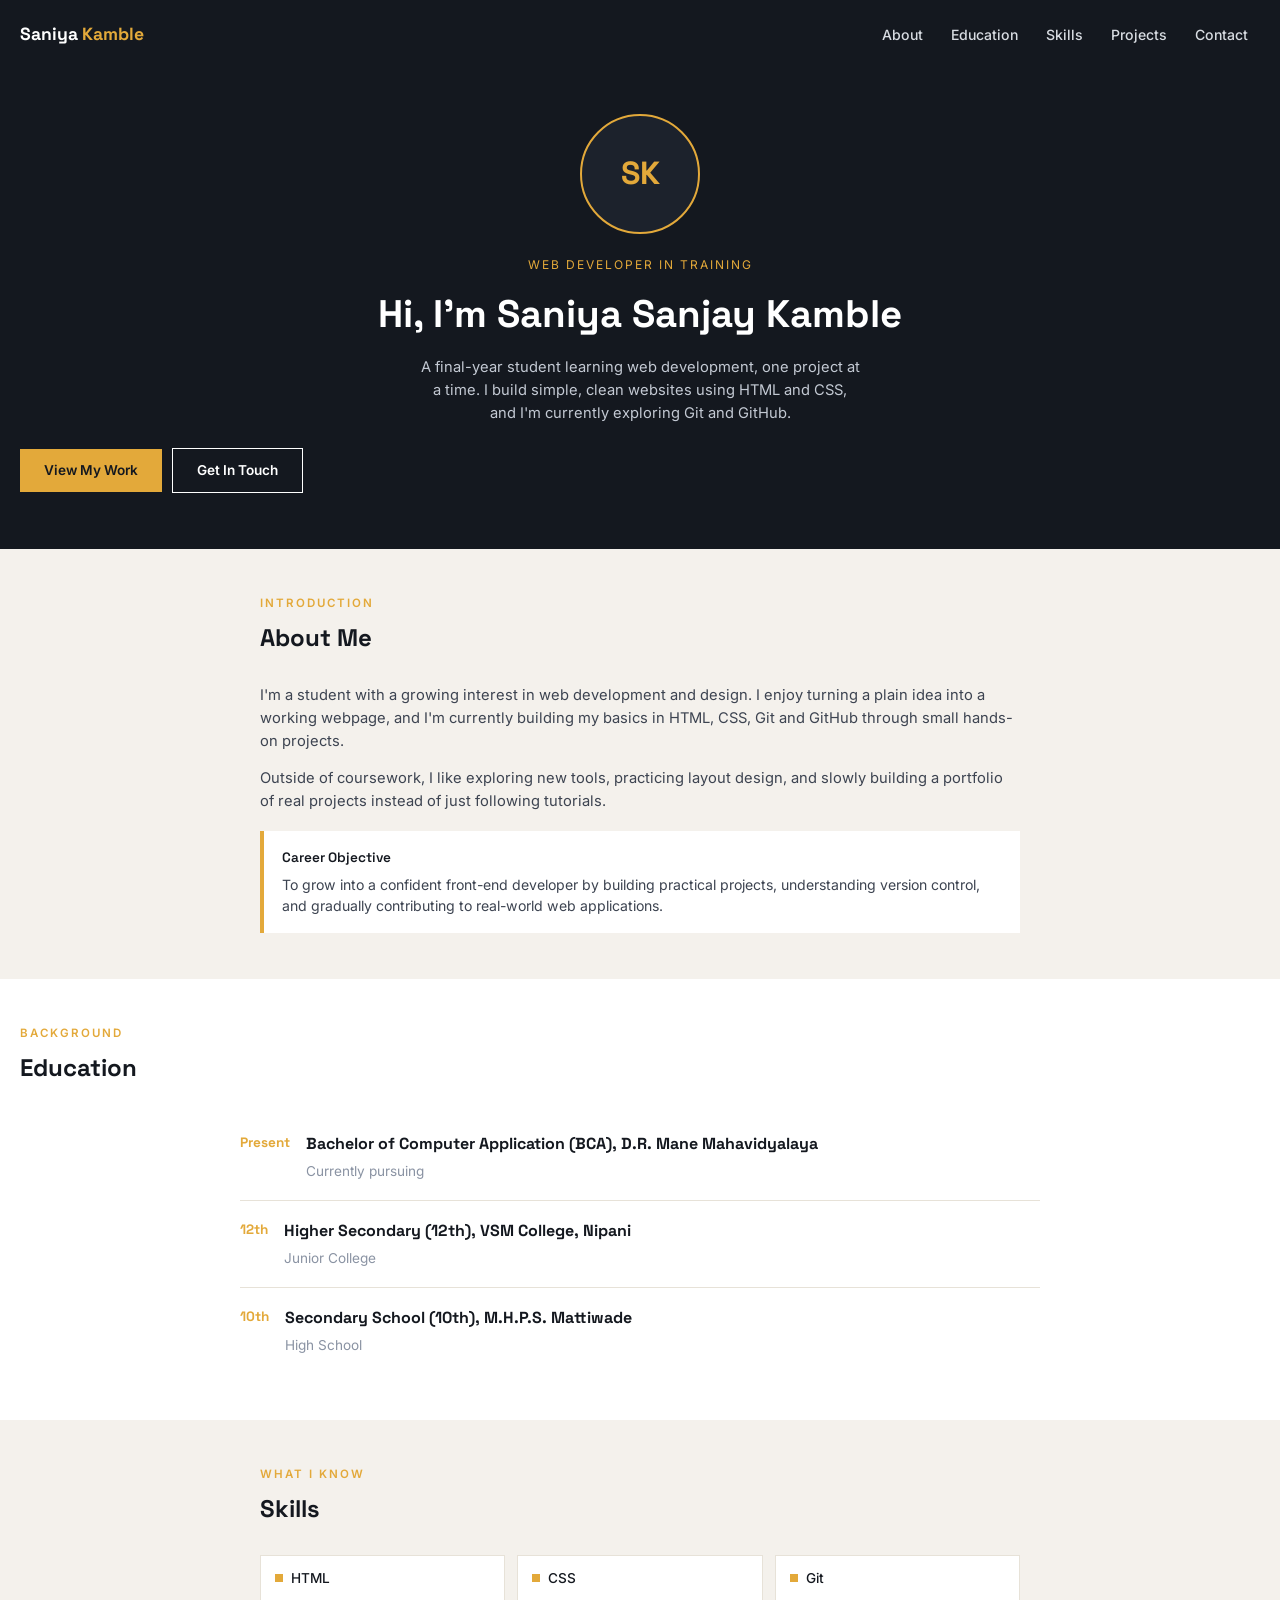
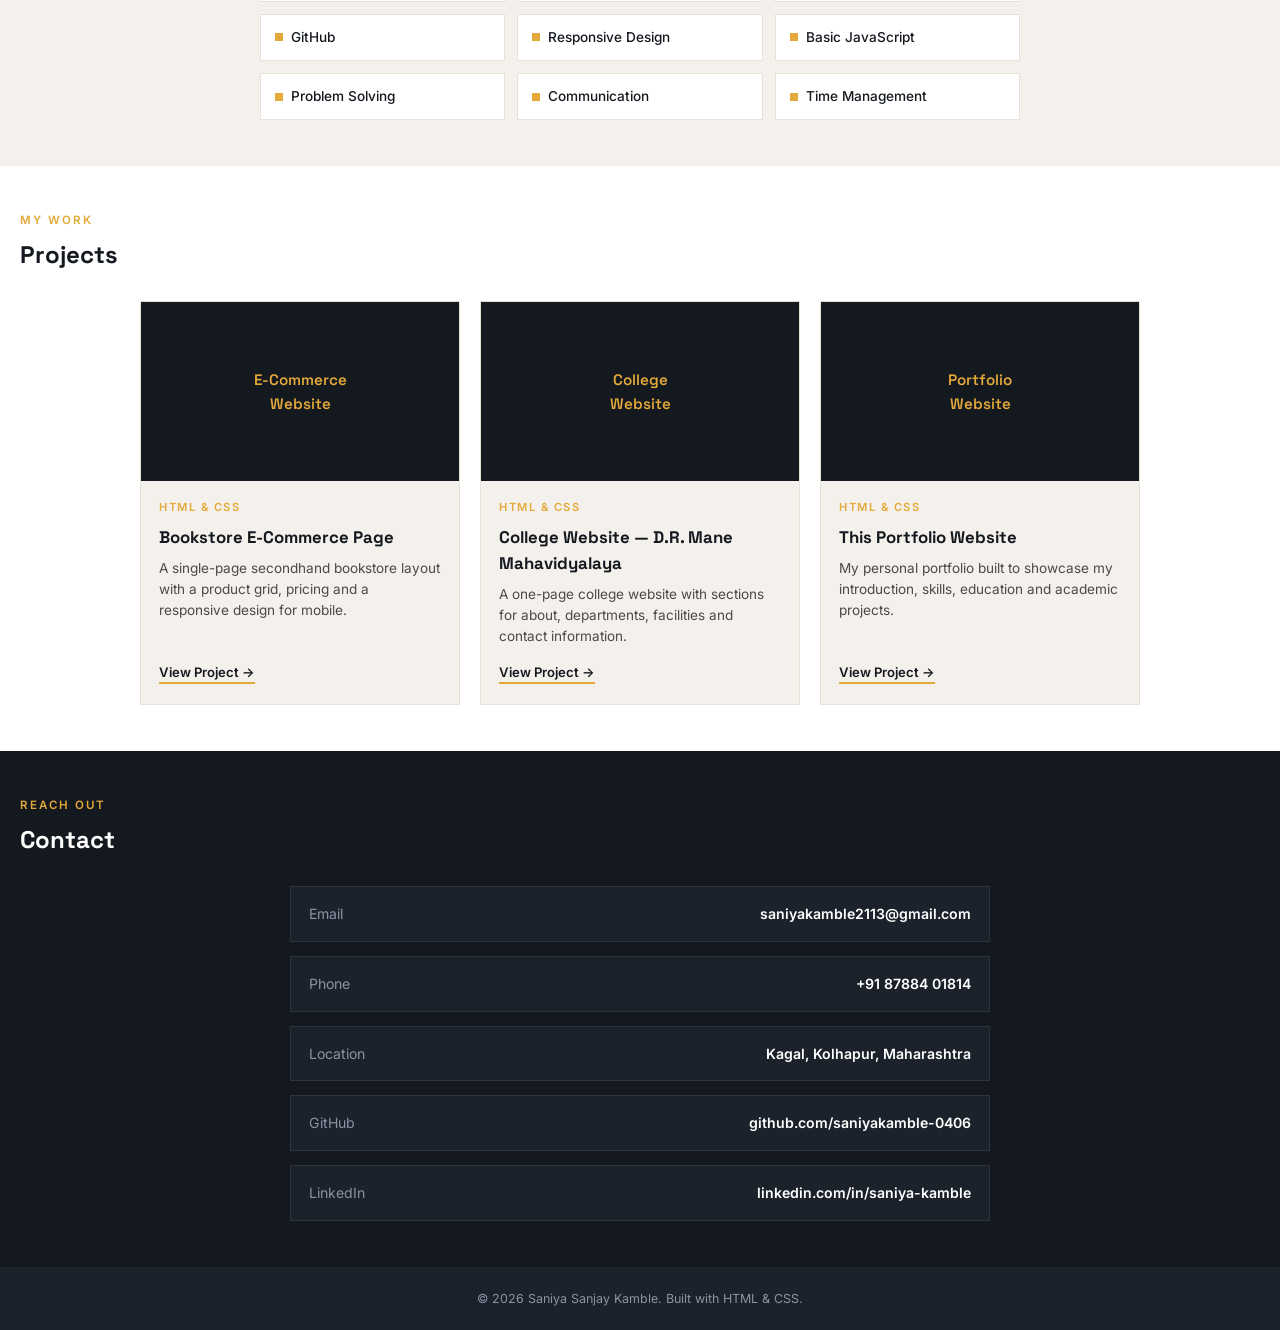
<file: index.html>
<!DOCTYPE html>
<html lang="en">
<head>
<meta charset="UTF-8">
<meta name="viewport" content="width=device-width, initial-scale=1.0">
<title>Saniya Kamble — Portfolio</title>
<link rel="preconnect" href="https://fonts.googleapis.com">
<link href="https://fonts.googleapis.com/css2?family=Space+Grotesk:wght@500;600;700&family=Inter:wght@400;500;600&display=swap" rel="stylesheet">
<link rel="stylesheet" href="style.css">
</head>
<body>

<header>
  <div class="logo">Saniya <span>Kamble</span></div>
  <button class="menu-toggle" onclick="document.getElementById('mainnav').classList.toggle('open')">Menu</button>
  <nav id="mainnav">
    <a href="#about">About</a>
    <a href="#education">Education</a>
    <a href="#skills">Skills</a>
    <a href="#projects">Projects</a>
    <a href="#contact">Contact</a>
  </nav>
</header>

<section class="hero" id="home">
  <div class="avatar">SK</div>
  <div class="role">Web Developer in Training</div>
  <h1>Hi, I'm Saniya Sanjay Kamble</h1>
  <p>A final-year student learning web development, one project at a time. I build simple, clean websites using HTML and CSS, and I'm currently exploring Git and GitHub.</p>
  <div class="hero-actions">
    <a class="btn btn-amber" href="#projects">View My Work</a>
    <a class="btn btn-outline" href="#contact">Get In Touch</a>
  </div>
</section>

<section id="about">
  <div class="section-head">
    <div class="eyebrow">Introduction</div>
    <h2>About Me</h2>
  </div>
  <div class="about-text">
    <p>I'm a student with a growing interest in web development and design. I enjoy turning a plain idea into a working webpage, and I'm currently building my basics in HTML, CSS, Git and GitHub through small hands-on projects.</p>
    <p>Outside of coursework, I like exploring new tools, practicing layout design, and slowly building a portfolio of real projects instead of just following tutorials.</p>
  </div>
  <div class="objective">
    <span>Career Objective</span>
    To grow into a confident front-end developer by building practical projects, understanding version control, and gradually contributing to real-world web applications.
  </div>
</section>

<section id="education">
  <div class="section-head">
    <div class="eyebrow">Background</div>
    <h2>Education</h2>
  </div>
  <div class="edu-wrap">
    <div class="edu-item">
      <div class="edu-year">Present</div>
      <div>
        <h3>Bachelor of Computer Application (BCA), D.R. Mane Mahavidyalaya</h3>
        <p>Currently pursuing</p>
      </div>
    </div>

    <div class="edu-item">
      <div class="edu-year">12th</div>
      <div>
        <h3>Higher Secondary (12th), VSM College, Nipani</h3>
        <p>Junior College</p>
      </div>
    </div>

    <div class="edu-item">
      <div class="edu-year">10th</div>
      <div>
        <h3>Secondary School (10th), M.H.P.S. Mattiwade</h3>
        <p>High School</p>
      </div>
    </div>
  </div>
</section>

<section id="skills">
  <div class="section-head">
    <div class="eyebrow">What I Know</div>
    <h2>Skills</h2>
  </div>

  <div class="skill-grid">
    <div class="skill-chip">HTML</div>
    <div class="skill-chip">CSS</div>
    <div class="skill-chip">Git</div>
    <div class="skill-chip">GitHub</div>
    <div class="skill-chip">Responsive Design</div>
    <div class="skill-chip">Basic JavaScript</div>
    <div class="skill-chip">Problem Solving</div>
    <div class="skill-chip">Communication</div>
    <div class="skill-chip">Time Management</div>
  </div>
</section>

<section id="projects">
  <div class="section-head">
    <div class="eyebrow">My Work</div>
    <h2>Projects</h2>
  </div>

  <div class="proj-grid">
    <div class="proj-card">
      <div class="proj-media"><span>E-Commerce<br>Website</span></div>
      <div class="proj-body">
        <div class="proj-tag">HTML &amp; CSS</div>
        <h3>Bookstore E-Commerce Page</h3>
        <p>A single-page secondhand bookstore layout with a product grid, pricing and a responsive design for mobile.</p>
        <a class="proj-link" href="ecommerce-project.html">View Project →</a>
      </div>
    </div>

    <div class="proj-card">
      <div class="proj-media"><span>College<br>Website</span></div>
      <div class="proj-body">
        <div class="proj-tag">HTML &amp; CSS</div>
        <h3>College Website — D.R. Mane Mahavidyalaya</h3>
        <p>A one-page college website with sections for about, departments, facilities and contact information.</p>
        <a class="proj-link" href="college-website.html">View Project →</a>
      </div>
    </div>

    <div class="proj-card">
      <div class="proj-media"><span>Portfolio<br>Website</span></div>
      <div class="proj-body">
        <div class="proj-tag">HTML &amp; CSS</div>
        <h3>This Portfolio Website</h3>
        <p>My personal portfolio built to showcase my introduction, skills, education and academic projects.</p>
        <a class="proj-link" href="index.html">View Project →</a>
      </div>
    </div>
  </div>
</section>

<section id="contact">
  <div class="section-head">
    <div class="eyebrow">Reach Out</div>
    <h2>Contact</h2>
  </div>

  <div class="contact-wrap">
    <div class="contact-row">
      <span>Email</span>
      <span>saniyakamble2113@gmail.com</span>
    </div>

    <div class="contact-row">
      <span>Phone</span>
      <span>+91 87884 01814</span>
    </div>

    <div class="contact-row">
      <span>Location</span>
      <span>Kagal, Kolhapur, Maharashtra</span>
    </div>

    <div class="contact-row">
      <span>GitHub</span>
      <span>
        <a href="https://github.com/saniyakamble-0406?tab=repositories" style="color:inherit;">
          github.com/saniyakamble-0406
        </a>
      </span>
    </div>

    <div class="contact-row">
      <span>LinkedIn</span>
      <span>
        <a href="https://www.linkedin.com/in/saniya-kamble-928979429" style="color:inherit;">
          linkedin.com/in/saniya-kamble
        </a>
      </span>
    </div>
  </div>
</section>

<footer>
  &copy; 2026 Saniya Sanjay Kamble. Built with HTML &amp; CSS.
</footer>

</body>
</html>
</file>
<file: style.css>
:root{
  --ink:#14181F;
  --panel:#1C222C;
  --amber:#E3A93A;
  --paper:#F4F1EC;
  --grey:#8A93A3;
  --line:rgba(255,255,255,0.08);
}

*{
  margin:0;
  padding:0;
  box-sizing:border-box;
}

body{
  background:var(--paper);
  color:var(--ink);
  font-family:'Inter',sans-serif;
  line-height:1.55;
}

a{
  text-decoration:none;
  color:inherit;
}

ul{
  list-style:none;
}

img{
  max-width:100%;
  display:block;
}

header{
  background:var(--ink);
  color:#fff;
  padding:16px 20px;
  position:sticky;
  top:0;
  z-index:50;
  display:flex;
  align-items:center;
  justify-content:space-between;
}

.logo{
  font-family:'Space Grotesk',sans-serif;
  font-weight:700;
  font-size:1.1rem;
}

.logo span{
  color:var(--amber);
}

.menu-toggle{
  background:none;
  border:1px solid rgba(255,255,255,0.35);
  color:#fff;
  font-size:0.78rem;
  padding:6px 10px;
  cursor:pointer;
}

nav{
  display:none;
  position:absolute;
  top:100%;
  left:0;
  right:0;
  background:var(--ink);
  flex-direction:column;
}

nav.open{
  display:flex;
}

nav a{
  padding:12px 20px;
  font-size:0.88rem;
  font-weight:500;
  border-top:1px solid var(--line);
  color:#d8dce2;
}

.hero{
  background:var(--ink);
  color:#fff;
  padding:44px 20px 56px;
  text-align:center;
}

.avatar{
  width:120px;
  height:120px;
  border-radius:50%;
  background:var(--panel);
  border:2px solid var(--amber);
  margin:0 auto 22px;
  display:flex;
  align-items:center;
  justify-content:center;
  font-family:'Space Grotesk',sans-serif;
  font-size:2rem;
  font-weight:700;
  color:var(--amber);
  overflow:hidden;
}

.avatar img{
  width:100%;
  height:100%;
  object-fit:cover;
}

.hero .role{
  font-size:0.75rem;
  letter-spacing:2px;
  text-transform:uppercase;
  color:var(--amber);
  margin-bottom:10px;
}

.hero h1{
  font-family:'Space Grotesk',sans-serif;
  font-size:1.9rem;
  font-weight:700;
  margin-bottom:12px;
}

.hero p{
  font-size:0.92rem;
  color:#c3c9d3;
  max-width:440px;
  margin:0 auto 24px;
}

.hero-actions{
  display:flex;
  flex-direction:column;
  gap:10px;
  align-items:center;
}

.btn{
  font-weight:600;
  font-size:0.85rem;
  padding:11px 24px;
  display:inline-block;
}

.btn-amber{
  background:var(--amber);
  color:var(--ink);
}

.btn-outline{
  border:1px solid #fff;
  color:#fff;
}

section{
  padding:46px 20px;
}

.section-head{
  margin-bottom:28px;
}

.section-head .eyebrow{
  font-size:0.72rem;
  letter-spacing:2px;
  text-transform:uppercase;
  color:var(--amber);
  font-weight:600;
}

.section-head h2{
  font-family:'Space Grotesk',sans-serif;
  font-size:1.5rem;
  font-weight:700;
  margin-top:6px;
  color:var(--ink);
}

#about{
  max-width:800px;
  margin:0 auto;
}

.about-text p{
  font-size:0.92rem;
  color:#3d4451;
  margin-bottom:14px;
}

.objective{
  background:#fff;
  border-left:4px solid var(--amber);
  padding:16px 18px;
  margin-top:18px;
  font-size:0.88rem;
  color:#3d4451;
}

.objective span{
  display:block;
  font-family:'Space Grotesk',sans-serif;
  font-weight:600;
  color:var(--ink);
  font-size:0.85rem;
  margin-bottom:6px;
}

#education{
  background:#fff;
}

.edu-wrap{
  max-width:800px;
  margin:0 auto;
}

.edu-item{
  display:grid;
  grid-template-columns:auto 1fr;
  gap:16px;
  padding:18px 0;
  border-bottom:1px solid #e7e2d8;
}

.edu-item:last-child{
  border-bottom:none;
}

.edu-year{
  font-family:'Space Grotesk',sans-serif;
  font-weight:700;
  color:var(--amber);
  font-size:0.85rem;
  white-space:nowrap;
}

.edu-item h3{
  font-family:'Space Grotesk',sans-serif;
  font-size:1rem;
  margin-bottom:4px;
}

.edu-item p{
  font-size:0.85rem;
  color:var(--grey);
}

#skills{
  max-width:800px;
  margin:0 auto;
}

.skill-grid{
  display:grid;
  grid-template-columns:repeat(2,1fr);
  gap:12px;
}

.skill-chip{
  background:#fff;
  border:1px solid #e7e2d8;
  padding:12px 14px;
  font-size:0.85rem;
  font-weight:500;
  display:flex;
  align-items:center;
  gap:8px;
}

.skill-chip::before{
  content:"";
  width:8px;
  height:8px;
  background:var(--amber);
  flex-shrink:0;
}

#projects{
  background:#fff;
}

.proj-grid{
  display:grid;
  grid-template-columns:1fr;
  gap:20px;
  max-width:1000px;
  margin:0 auto;
}

.proj-card{
  background:var(--paper);
  border:1px solid #e7e2d8;
  overflow:hidden;
  display:flex;
  flex-direction:column;
}

.proj-media{
  aspect-ratio:16/9;
  background:var(--ink);
  display:flex;
  align-items:center;
  justify-content:center;
  padding:16px;
}

.proj-media span{
  font-family:'Space Grotesk',sans-serif;
  color:var(--amber);
  font-size:0.95rem;
  font-weight:600;
  text-align:center;
}

.proj-body{
  padding:18px 18px 20px;
  display:flex;
  flex-direction:column;
  gap:8px;
  flex:1;
}

.proj-tag{
  font-size:0.7rem;
  letter-spacing:1.5px;
  text-transform:uppercase;
  color:var(--amber);
  font-weight:600;
}

.proj-body h3{
  font-family:'Space Grotesk',sans-serif;
  font-size:1.05rem;
}

.proj-body p{
  font-size:0.85rem;
  color:#4a4a4a;
  flex:1;
}

.proj-link{
  font-size:0.82rem;
  font-weight:600;
  color:var(--ink);
  border-bottom:2px solid var(--amber);
  align-self:flex-start;
  margin-top:6px;
}

#contact{
  background:var(--ink);
  color:#fff;
}

#contact .section-head h2{
  color:#fff;
}

.contact-wrap{
  max-width:700px;
  margin:0 auto;
  display:grid;
  gap:14px;
}

.contact-row{
  background:var(--panel);
  padding:16px 18px;
  display:flex;
  justify-content:space-between;
  gap:10px;
  font-size:0.88rem;
  border:1px solid var(--line);
}

.contact-row span:first-child{
  color:var(--grey);
}

.contact-row span:last-child{
  font-weight:600;
}

footer{
  background:var(--panel);
  color:var(--grey);
  text-align:center;
  padding:22px 20px;
  font-size:0.78rem;
}

@media(min-width:640px){
  .menu-toggle{
    display:none;
  }

  nav{
    position:static;
    display:flex;
    flex-direction:row;
    background:none;
    gap:4px;
  }

  nav a{
    border-top:none;
    padding:8px 12px;
  }

  .hero h1{
    font-size:2.4rem;
  }

  .hero-actions{
    flex-direction:row;
  }

  .skill-grid{
    grid-template-columns:repeat(3,1fr);
  }

  .proj-grid{
    grid-template-columns:repeat(3,1fr);
  }
}
</file>
